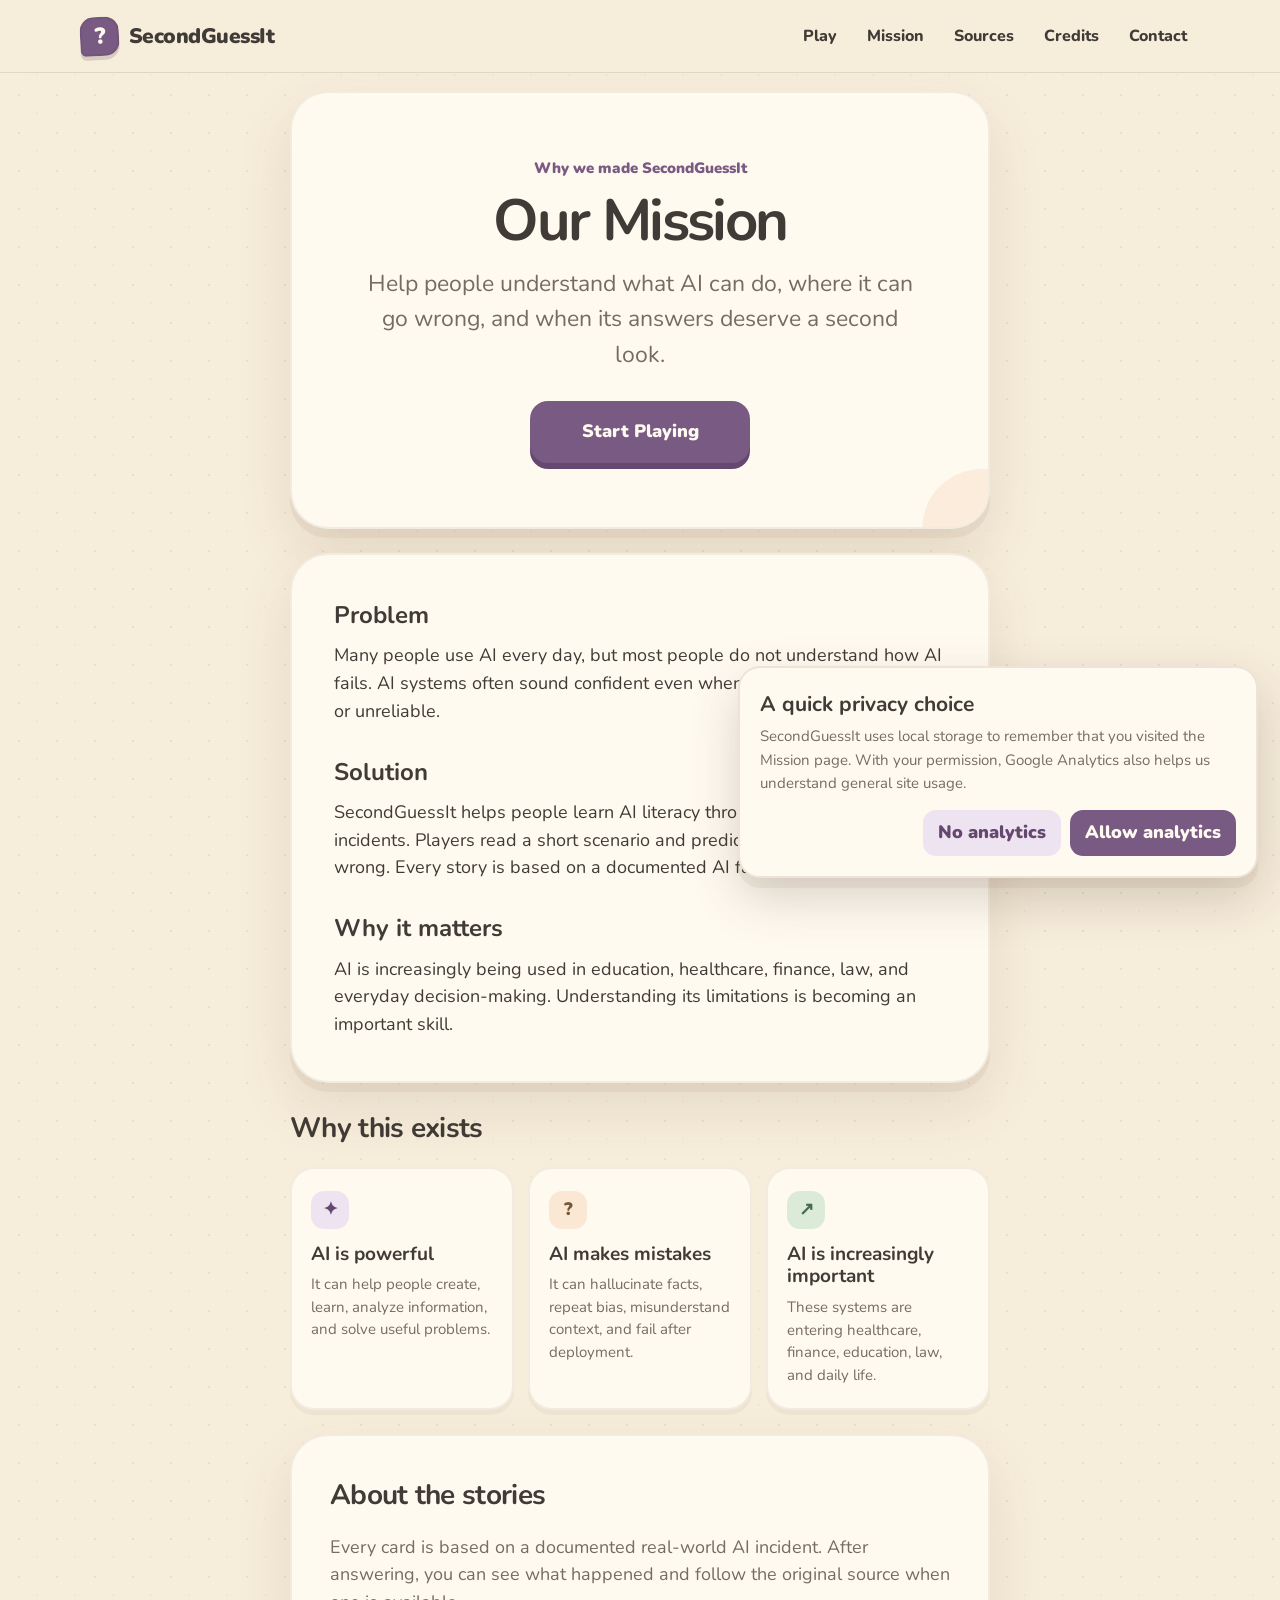
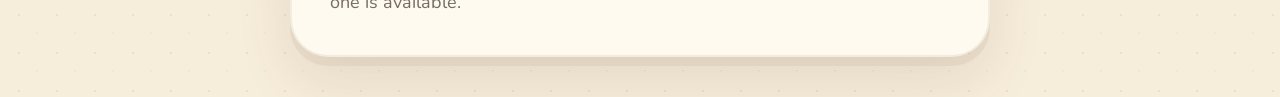
<file: index.html>
<!doctype html>
<html lang="en">
<head>
  <meta charset="utf-8">
  <meta name="viewport" content="width=device-width, initial-scale=1">
  <meta name="description" content="Guess what happened in surprising, real-world AI stories.">
  <meta name="theme-color" content="#f7eddb">
  <title>SecondGuessIt | A game of surprising AI stories</title>
  <link rel="icon" type="image/png" href="logo.png">
  <link rel="stylesheet" href="styles.css">
</head>
<body>
  <header class="site-nav">
    <div class="nav-inner">
      <a class="brand" href="index.html" id="brandLink" aria-label="SecondGuessIt home">
        <span class="brand-mark" aria-hidden="true">?</span>
        <span>SecondGuessIt</span>
      </a>
      <button class="menu-button" type="button" aria-expanded="false" aria-controls="mainNavigation">
        <span class="menu-icon" aria-hidden="true"></span>
        <span>Menu</span>
      </button>
      <nav class="nav-links" id="mainNavigation" aria-label="Main navigation">
        <a href="index.html?play=1">Play</a>
        <button id="missionButton" type="button">Mission</button>
        <a href="methodology.html">Sources</a>
        <a href="credits.html">Credits</a>
        <a href="contact.html">Contact</a>
      </nav>
      <div class="game-status" id="gameStatus" hidden aria-label="Game status">
        <span title="Score"><span aria-hidden="true">★</span> <strong id="score">0</strong></span>
        <span title="Current streak"><span aria-hidden="true">🔥</span> <strong id="streak">0</strong></span>
      </div>
    </div>
  </header>

  <main class="page-shell">
    <section class="mission-page" id="missionScreen" hidden aria-labelledby="missionTitle">
      <div class="mission-hero">
        <p class="welcome">Why we made SecondGuessIt</p>
        <h1 id="missionTitle">Our Mission</h1>
        <p class="mission-intro">Help people understand what AI can do, where it can go wrong, and when its answers deserve a second look.</p>
        <button class="primary-button mission-start-button" id="missionStartButton" type="button" disabled>Shuffling cards…</button>
      </div>

      <article class="mission-copy">
        <h2>Problem</h2>
        <p>Many people use AI every day, but most people do not understand how AI fails. AI systems often sound confident even when they are wrong, biased, or unreliable.</p>
        <h2>Solution</h2>
        <p>SecondGuessIt helps people learn AI literacy through real-world AI incidents. Players read a short scenario and predict what actually went wrong. Every story is based on a documented AI failure.</p>
        <h2>Why it matters</h2>
        <p>AI is increasingly being used in education, healthcare, finance, law, and everyday decision-making. Understanding its limitations is becoming an important skill.</p>
      </article>

      <section class="mission-section" aria-labelledby="whyTitle">
        <h2 id="whyTitle">Why this exists</h2>
        <div class="reason-grid">
          <article class="reason-card">
            <span aria-hidden="true">✦</span>
            <h3>AI is powerful</h3>
            <p>It can help people create, learn, analyze information, and solve useful problems.</p>
          </article>
          <article class="reason-card">
            <span aria-hidden="true">?</span>
            <h3>AI makes mistakes</h3>
            <p>It can hallucinate facts, repeat bias, misunderstand context, and fail after deployment.</p>
          </article>
          <article class="reason-card">
            <span aria-hidden="true">↗</span>
            <h3>AI is increasingly important</h3>
            <p>These systems are entering healthcare, finance, education, law, and daily life.</p>
          </article>
        </div>
      </section>

      <section class="stories-card" aria-labelledby="storiesTitle">
        <h2 id="storiesTitle">About the stories</h2>
        <p>Every card is based on a documented real-world AI incident. After answering, you can see what happened and follow the original source when one is available.</p>
      </section>
    </section>

    <section class="home-card" id="homeScreen" hidden aria-labelledby="homeTitle">
      <div class="hero-doodle" aria-hidden="true">
        <span class="doodle-spark">✦</span>
        <span class="question-tile">?</span>
        <span class="doodle-dot">●</span>
      </div>
      <p class="welcome">A little game about big AI mistakes</p>
      <h1 id="homeTitle">Wait… that actually happened?</h1>
      <p class="hero-copy">Guess how real AI systems went wrong, then uncover the story behind each surprise.</p>
      <button class="primary-button hero-button" id="startButton" type="button" disabled>Shuffling cards…</button>
      <p class="source-note">Real stories · No account · Play at your own pace</p>
    </section>

    <section class="game-view" id="gameScreen" hidden aria-label="AI story card game">
      <article class="game-card" aria-labelledby="cardTitle">
        <section id="questionFace">
          <div class="category-pill" id="category">AI story</div>
          <h2 id="cardTitle" tabindex="-1">Shuffling a card…</h2>
          <p class="setup" id="setup"></p>
          <h3 class="question" id="question">What happened next?</h3>
          <div class="choices" id="choices" role="group" aria-labelledby="question"></div>
        </section>

        <section class="reveal" id="reveal" hidden aria-live="polite" aria-atomic="true">
          <div class="result-badge" id="resultBadge">
            <span class="result-icon" id="resultIcon" aria-hidden="true">✓</span>
            <div>
              <h2 id="resultTitle" tabindex="-1">You got it!</h2>
              <p id="resultMessage">Good catch.</p>
            </div>
          </div>
          <div class="correct-answer">
            <div class="detail-label">Correct answer</div>
            <p id="correctAnswer"></p>
          </div>
          <p class="explanation" id="explanation"></p>
          <div class="incident">
            <div class="detail-label">What really happened</div>
            <p id="originalIncident"></p>
          </div>
          <a class="story-link" id="storyLink" target="_blank" rel="noopener noreferrer">
            Read the full story <span aria-hidden="true">↗</span>
          </a>
          <button class="primary-button next-button" id="nextButton" type="button">
            One more card <span aria-hidden="true">→</span>
          </button>
        </section>
      </article>
    </section>

    <section class="error-card" id="errorScreen" hidden role="alert">
      <div class="error-face" aria-hidden="true">?</div>
      <h1>The cards got a little lost.</h1>
      <p>Please refresh the page and try again.</p>
    </section>
  </main>

  <aside class="consent-banner" id="consentBanner" hidden aria-labelledby="consentTitle">
    <div>
      <h2 id="consentTitle">A quick privacy choice</h2>
      <p>SecondGuessIt uses local storage to remember that you visited the Mission page. With your permission, Google Analytics also helps us understand general site usage.</p>
    </div>
    <div class="consent-actions">
      <button class="consent-secondary" id="declineAnalytics" type="button">No analytics</button>
      <button class="consent-primary" id="acceptAnalytics" type="button">Allow analytics</button>
    </div>
  </aside>
  <script src="site.js"></script>
  <script src="script.js"></script>
</body>
</html>
</file>
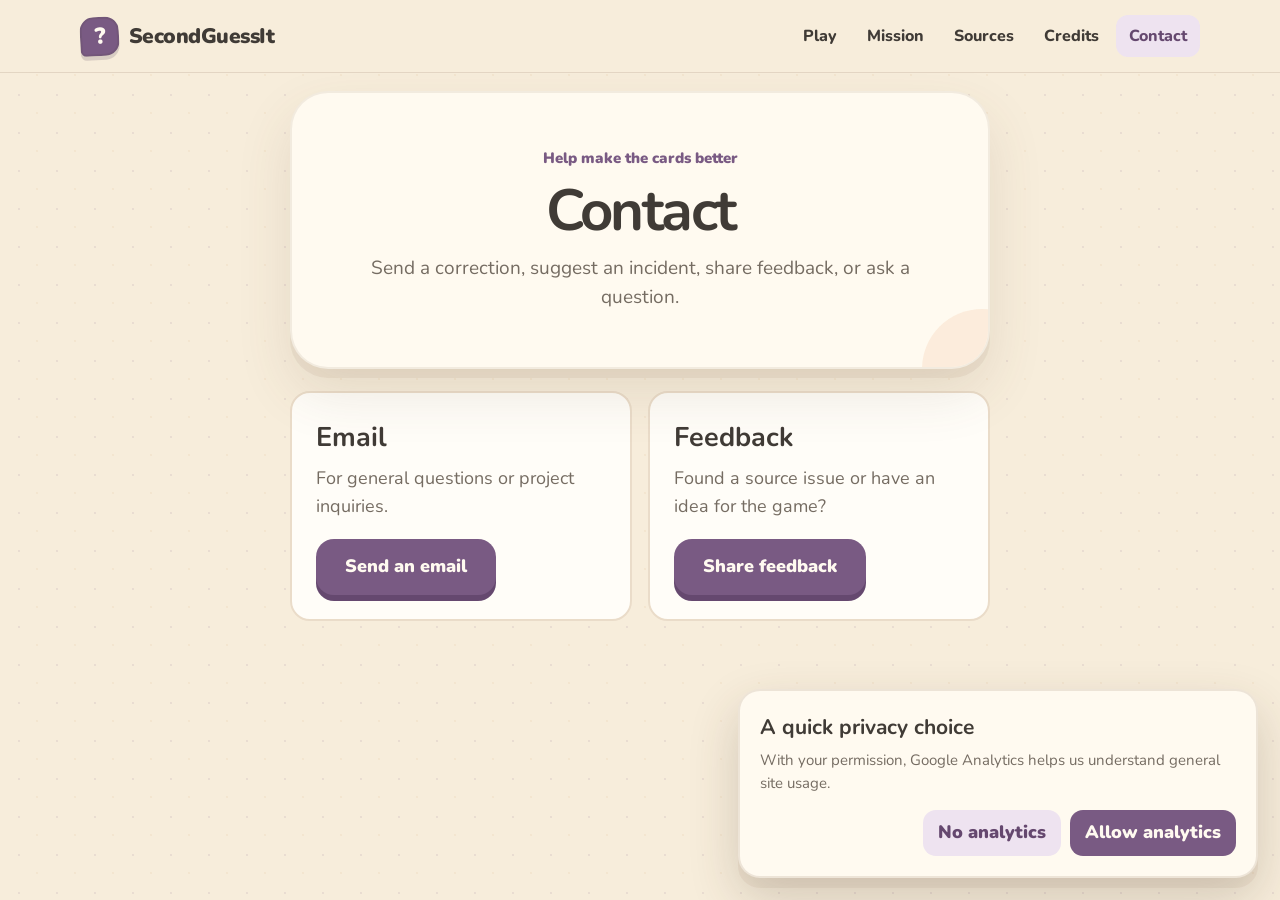
<file: contact.html>
<!doctype html>
<html lang="en">
<head>
  <meta charset="utf-8">
  <meta name="viewport" content="width=device-width, initial-scale=1">
  <meta name="theme-color" content="#f7eddb">
  <title>Contact | SecondGuessIt</title>
  <link rel="icon" type="image/png" href="logo.png">
  <link rel="stylesheet" href="styles.css">
</head>
<body>
  <header class="site-nav">
    <div class="nav-inner">
      <a class="brand" href="index.html" aria-label="SecondGuessIt home"><span class="brand-mark" aria-hidden="true">?</span><span>SecondGuessIt</span></a>
      <button class="menu-button" type="button" aria-expanded="false" aria-controls="mainNavigation"><span class="menu-icon" aria-hidden="true"></span><span>Menu</span></button>
      <nav class="nav-links" id="mainNavigation" aria-label="Main navigation">
        <a href="index.html?play=1">Play</a>
        <a href="index.html#mission">Mission</a>
        <a href="methodology.html">Sources</a>
        <a href="credits.html">Credits</a>
        <a href="contact.html" aria-current="page">Contact</a>
      </nav>
    </div>
  </header>
  <main class="page-shell content-page">
    <section class="page-hero home-card">
      <p class="welcome">Help make the cards better</p>
      <h1>Contact</h1>
      <p>Send a correction, suggest an incident, share feedback, or ask a question.</p>
    </section>
    <section class="contact-options">
      <article class="contact-option">
        <h2>Email</h2>
        <p>For general questions or project inquiries.</p>
        <a class="primary-button" href="mailto:funnydreamland@gmail.com">Send an email</a>
      </article>
      <article class="contact-option">
        <h2>Feedback</h2>
        <p>Found a source issue or have an idea for the game?</p>
        <a class="primary-button" href="mailto:funnydreamland@gmail.com?subject=SecondGuessIt%20feedback">Share feedback</a>
      </article>
    </section>
  </main>
  <aside class="consent-banner" id="consentBanner" hidden aria-labelledby="consentTitle">
    <div><h2 id="consentTitle">A quick privacy choice</h2><p>With your permission, Google Analytics helps us understand general site usage.</p></div>
    <div class="consent-actions"><button class="consent-secondary" id="declineAnalytics" type="button">No analytics</button><button class="consent-primary" id="acceptAnalytics" type="button">Allow analytics</button></div>
  </aside>
  <script src="site.js"></script>
</body>
</html>
</file>
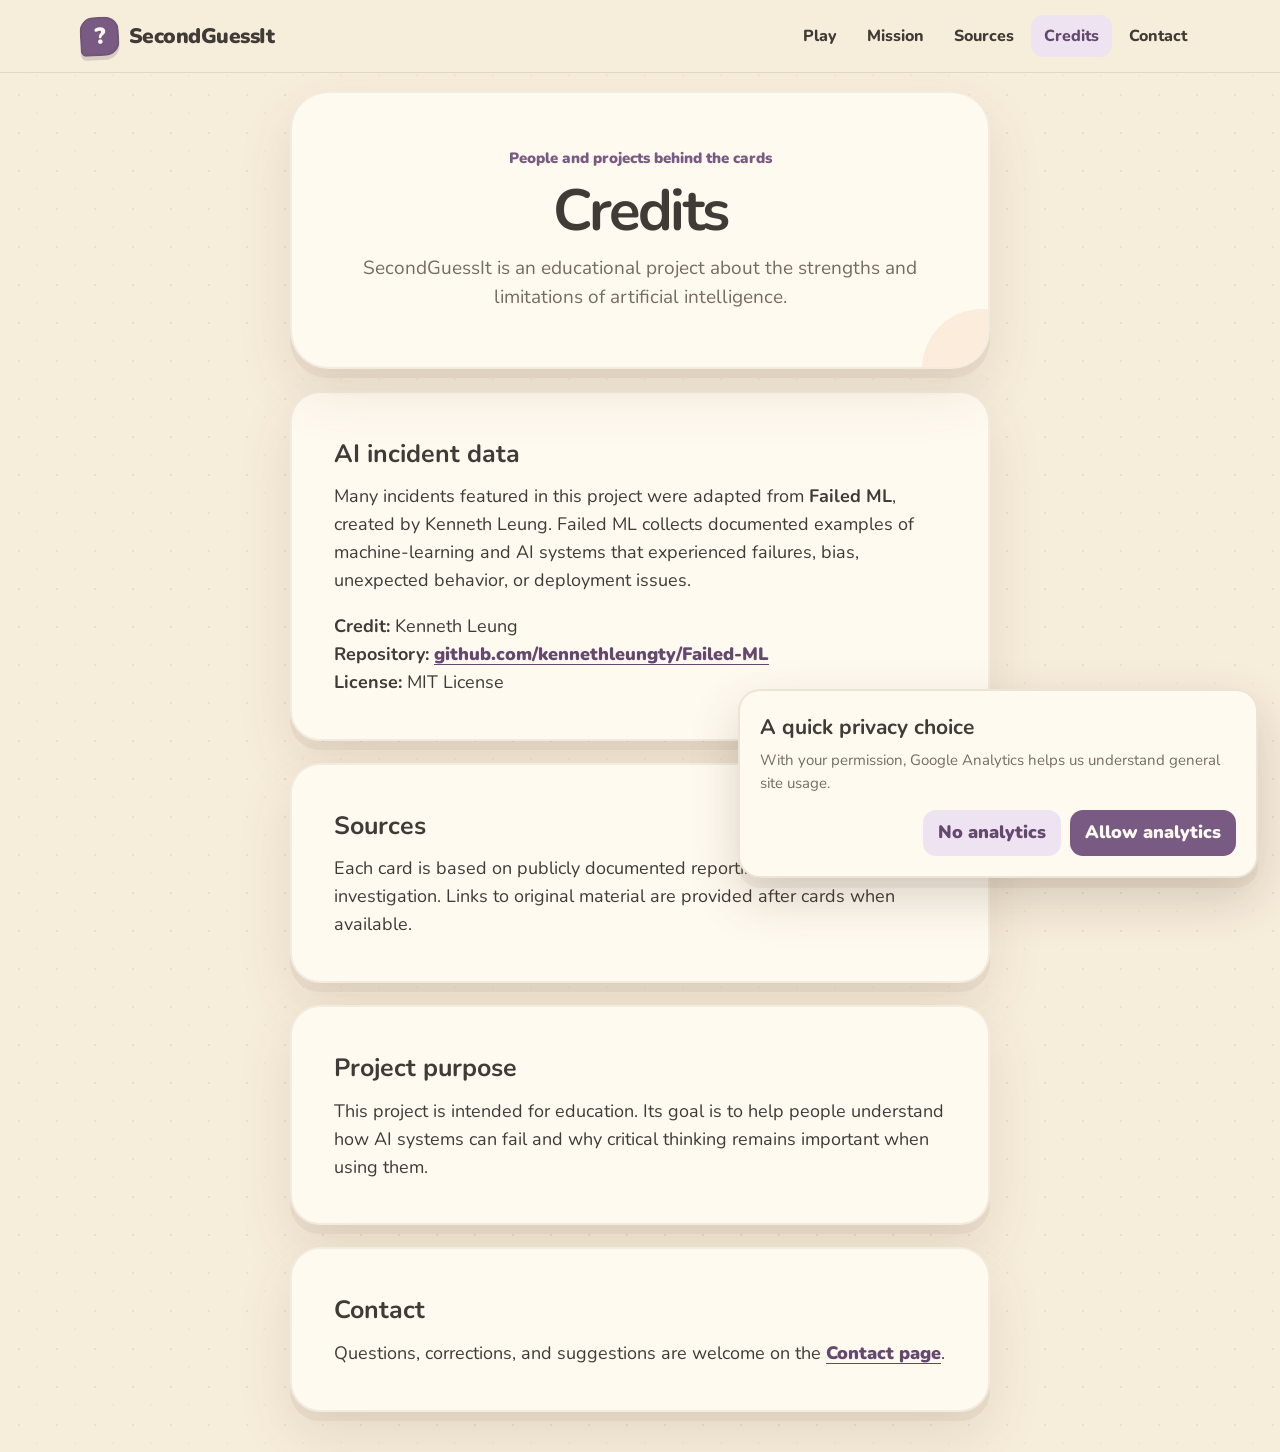
<file: credits.html>
<!doctype html>
<html lang="en">
<head>
  <meta charset="utf-8">
  <meta name="viewport" content="width=device-width, initial-scale=1">
  <meta name="theme-color" content="#f7eddb">
  <title>Credits | SecondGuessIt</title>
  <link rel="icon" type="image/png" href="logo.png">
  <link rel="stylesheet" href="styles.css">
</head>
<body>
  <header class="site-nav">
    <div class="nav-inner">
      <a class="brand" href="index.html" aria-label="SecondGuessIt home"><span class="brand-mark" aria-hidden="true">?</span><span>SecondGuessIt</span></a>
      <button class="menu-button" type="button" aria-expanded="false" aria-controls="mainNavigation"><span class="menu-icon" aria-hidden="true"></span><span>Menu</span></button>
      <nav class="nav-links" id="mainNavigation" aria-label="Main navigation">
        <a href="index.html?play=1">Play</a>
        <a href="index.html#mission">Mission</a>
        <a href="methodology.html">Sources</a>
        <a href="credits.html" aria-current="page">Credits</a>
        <a href="contact.html">Contact</a>
      </nav>
    </div>
  </header>
  <main class="page-shell content-page">
    <section class="page-hero home-card">
      <p class="welcome">People and projects behind the cards</p>
      <h1>Credits</h1>
      <p>SecondGuessIt is an educational project about the strengths and limitations of artificial intelligence.</p>
    </section>
    <article class="content-card">
      <h2>AI incident data</h2>
      <p>Many incidents featured in this project were adapted from <strong>Failed ML</strong>, created by Kenneth Leung. Failed ML collects documented examples of machine-learning and AI systems that experienced failures, bias, unexpected behavior, or deployment issues.</p>
      <p><strong>Credit:</strong> Kenneth Leung<br><strong>Repository:</strong> <a class="story-link" href="https://github.com/kennethleungty/Failed-ML" target="_blank" rel="noopener noreferrer">github.com/kennethleungty/Failed-ML</a><br><strong>License:</strong> MIT License</p>
    </article>
    <article class="content-card">
      <h2>Sources</h2>
      <p>Each card is based on publicly documented reporting, research, or investigation. Links to original material are provided after cards when available.</p>
    </article>
    <article class="content-card">
      <h2>Project purpose</h2>
      <p>This project is intended for education. Its goal is to help people understand how AI systems can fail and why critical thinking remains important when using them.</p>
    </article>
    <article class="content-card">
      <h2>Contact</h2>
      <p>Questions, corrections, and suggestions are welcome on the <a class="story-link" href="contact.html">Contact page</a>.</p>
    </article>
  </main>
  <aside class="consent-banner" id="consentBanner" hidden aria-labelledby="consentTitle">
    <div><h2 id="consentTitle">A quick privacy choice</h2><p>With your permission, Google Analytics helps us understand general site usage.</p></div>
    <div class="consent-actions"><button class="consent-secondary" id="declineAnalytics" type="button">No analytics</button><button class="consent-primary" id="acceptAnalytics" type="button">Allow analytics</button></div>
  </aside>
  <script src="site.js"></script>
</body>
</html>
</file>
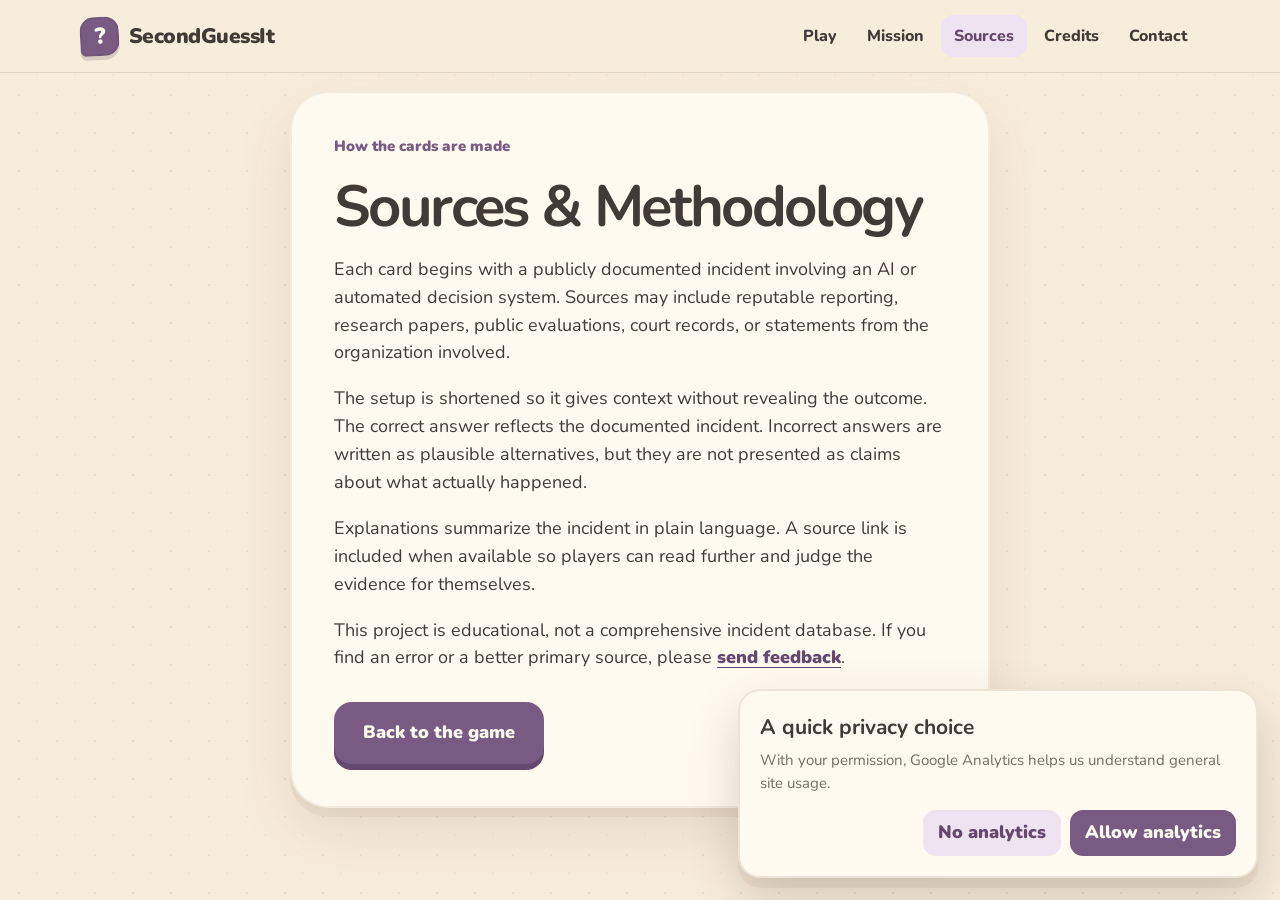
<file: methodology.html>
<!doctype html>
<html lang="en">
<head>
  <meta charset="utf-8">
  <meta name="viewport" content="width=device-width, initial-scale=1">
  <meta name="theme-color" content="#f7eddb">
  <title>Sources &amp; Methodology | SecondGuessIt</title>
  <link rel="icon" type="image/png" href="logo.png">
  <link rel="stylesheet" href="styles.css">
</head>
<body>
  <header class="site-nav">
    <div class="nav-inner">
      <a class="brand" href="index.html" aria-label="SecondGuessIt home"><span class="brand-mark" aria-hidden="true">?</span><span>SecondGuessIt</span></a>
      <button class="menu-button" type="button" aria-expanded="false" aria-controls="mainNavigation"><span class="menu-icon" aria-hidden="true"></span><span>Menu</span></button>
      <nav class="nav-links" id="mainNavigation" aria-label="Main navigation">
        <a href="index.html?play=1">Play</a>
        <a href="index.html#mission">Mission</a>
        <a href="methodology.html" aria-current="page">Sources</a>
        <a href="credits.html">Credits</a>
        <a href="contact.html">Contact</a>
      </nav>
    </div>
  </header>
  <main class="page-shell">
    <article class="mission-copy methodology-card">
      <p class="welcome">How the cards are made</p>
      <h1>Sources &amp; Methodology</h1>
      <p>Each card begins with a publicly documented incident involving an AI or automated decision system. Sources may include reputable reporting, research papers, public evaluations, court records, or statements from the organization involved.</p>
      <p>The setup is shortened so it gives context without revealing the outcome. The correct answer reflects the documented incident. Incorrect answers are written as plausible alternatives, but they are not presented as claims about what actually happened.</p>
      <p>Explanations summarize the incident in plain language. A source link is included when available so players can read further and judge the evidence for themselves.</p>
      <p>This project is educational, not a comprehensive incident database. If you find an error or a better primary source, please <a class="story-link" href="mailto:funnydreamland@gmail.com?subject=SecondGuessIt%20source%20feedback">send feedback</a>.</p>
      <a class="primary-button methodology-back" href="index.html">Back to the game</a>
    </article>
  </main>
  <aside class="consent-banner" id="consentBanner" hidden aria-labelledby="consentTitle">
    <div><h2 id="consentTitle">A quick privacy choice</h2><p>With your permission, Google Analytics helps us understand general site usage.</p></div>
    <div class="consent-actions"><button class="consent-secondary" id="declineAnalytics" type="button">No analytics</button><button class="consent-primary" id="acceptAnalytics" type="button">Allow analytics</button></div>
  </aside>
  <script src="site.js"></script>
</body>
</html>
</file>
<file: styles.css>
@import url("https://fonts.googleapis.com/css2?family=Nunito:wght@500;600;700;800;900&display=swap");

:root {
  --background: #f7eddb;
  --paper: #fffaf0;
  --ink: #403b36;
  --muted: #756c62;
  --plum: #795a83;
  --plum-dark: #65486f;
  --plum-soft: #eee3f0;
  --peach-soft: #fbe8d4;
  --green-soft: #dcebd7;
  --red-soft: #f2d8d2;
  --yellow-soft: #f7ebbd;
  --line: #eadcc9;
  --shadow: 0 9px 0 rgba(125, 96, 69, .08), 0 24px 55px rgba(96, 73, 50, .12);
}

* { box-sizing: border-box; }
html { min-width: 320px; }

body {
  min-height: 100vh;
  margin: 0;
  display: flex;
  flex-direction: column;
  color: var(--ink);
  background-color: var(--background);
  background-image:
    radial-gradient(circle, rgba(121, 90, 131, .11) 1.5px, transparent 1.5px),
    radial-gradient(circle, rgba(205, 149, 99, .09) 1px, transparent 1px);
  background-position: 0 0, 18px 18px;
  background-size: 38px 38px;
  font-family: "Nunito", "Trebuchet MS", ui-rounded, sans-serif;
  font-size: 18px;
  line-height: 1.55;
}

button, a { font: inherit; }
button { border: 0; }
[hidden] { display: none !important; }

button:focus-visible, a:focus-visible {
  outline: 4px solid rgba(121, 90, 131, .28);
  outline-offset: 4px;
}

.site-nav {
  position: sticky;
  z-index: 20;
  top: 0;
  width: 100%;
  border-bottom: 1px solid rgba(125, 96, 69, .16);
  background: rgba(247, 237, 219, .94);
  backdrop-filter: blur(12px);
}

.nav-inner {
  width: min(1120px, calc(100% - 36px));
  min-height: 72px;
  margin: 0 auto;
  display: flex;
  align-items: center;
  gap: 24px;
}

.brand {
  display: inline-flex;
  align-items: center;
  gap: 10px;
  color: var(--ink);
  font-size: 21px;
  font-weight: 900;
  letter-spacing: -.025em;
  text-decoration: none;
}

.brand-mark {
  width: 39px;
  height: 39px;
  display: grid;
  place-items: center;
  border: 2px solid rgba(64, 59, 54, .12);
  border-radius: 14px 14px 14px 6px;
  background: var(--plum);
  color: var(--paper);
  box-shadow: 0 4px 0 rgba(79, 55, 85, .18);
  font-size: 23px;
  transform: rotate(-3deg);
}

.nav-links {
  margin-left: auto;
  display: flex;
  align-items: center;
  gap: 4px;
}

.nav-links a,
.nav-links button {
  min-height: 42px;
  padding: 9px 13px;
  border-radius: 12px;
  background: transparent;
  color: var(--ink);
  cursor: pointer;
  font-size: 16px;
  font-weight: 800;
  text-decoration: none;
}

.nav-links a:hover,
.nav-links button:hover {
  background: var(--plum-soft);
  color: var(--plum-dark);
}

.nav-links [aria-current="page"] {
  background: var(--plum-soft);
  color: var(--plum-dark);
}

.menu-button {
  display: none;
  align-items: center;
  gap: 8px;
  margin-left: auto;
  padding: 9px 12px;
  border-radius: 12px;
  background: rgba(255, 250, 240, .78);
  color: var(--ink);
  cursor: pointer;
  font-weight: 900;
}

.menu-icon,
.menu-icon::before,
.menu-icon::after {
  width: 20px;
  height: 2px;
  display: block;
  border-radius: 999px;
  background: currentColor;
}

.menu-icon {
  position: relative;
}

.menu-icon::before,
.menu-icon::after {
  content: "";
  position: absolute;
  left: 0;
}

.menu-icon::before { top: -6px; }
.menu-icon::after { top: 6px; }

.game-status {
  display: flex;
  gap: 8px;
}

.game-status > span {
  min-width: 68px;
  min-height: 42px;
  padding: 8px 13px;
  display: inline-flex;
  align-items: center;
  justify-content: center;
  gap: 6px;
  border: 2px solid rgba(121, 90, 131, .12);
  border-radius: 999px;
  background: rgba(255, 250, 240, .78);
  box-shadow: 0 3px 0 rgba(96, 73, 50, .07);
  font-size: 16px;
}

.page-shell {
  width: min(700px, calc(100% - 28px));
  margin: 0 auto;
  padding: 18px 0 40px;
}

.home-card, .game-card, .error-card, .mission-hero, .mission-copy, .stories-card {
  position: relative;
  overflow: hidden;
  border: 2px solid rgba(125, 96, 69, .1);
  border-radius: 38px;
  background: var(--paper);
  box-shadow: var(--shadow);
}

.home-card::after, .game-card::after, .mission-hero::after {
  content: "";
  position: absolute;
  width: 120px;
  height: 120px;
  right: -54px;
  bottom: -62px;
  border-radius: 50%;
  background: var(--peach-soft);
  opacity: .72;
}

.home-card > *, .game-card > *, .mission-hero > * { position: relative; z-index: 1; }
.home-card { padding: clamp(42px, 8vw, 76px); text-align: center; }

.mission-page {
  display: grid;
  gap: 24px;
}

.mission-hero {
  padding: clamp(38px, 7vw, 64px);
  text-align: center;
}

.mission-hero h1 {
  margin-bottom: 14px;
}

.mission-intro {
  max-width: 590px;
  margin: 0 auto 28px;
  color: var(--muted);
  font-size: clamp(19px, 2.8vw, 23px);
}

.mission-start-button {
  min-width: 220px;
}

.mission-copy {
  padding: clamp(28px, 5vw, 42px);
  font-size: 18px;
}

.mission-copy p {
  margin-bottom: 18px;
}

.mission-copy p:last-child {
  margin-bottom: 0;
}

.mission-copy h2 {
  margin: 28px 0 8px;
  font-size: 24px;
}

.mission-copy h2:first-of-type {
  margin-top: 0;
}

.mission-section h2,
.stories-card h2 {
  margin-bottom: 16px;
  font-size: 28px;
  letter-spacing: -.025em;
}

.reason-grid {
  display: grid;
  grid-template-columns: repeat(3, 1fr);
  gap: 14px;
}

.reason-card {
  padding: 22px 19px;
  border: 2px solid rgba(125, 96, 69, .1);
  border-radius: 24px;
  background: var(--paper);
  box-shadow: 0 5px 0 rgba(125, 96, 69, .07);
}

.reason-card > span {
  width: 38px;
  height: 38px;
  margin-bottom: 14px;
  display: grid;
  place-items: center;
  border-radius: 13px;
  background: var(--plum-soft);
  color: var(--plum-dark);
  font-weight: 900;
}

.reason-card:nth-child(2) > span { background: var(--peach-soft); color: #765837; }
.reason-card:nth-child(3) > span { background: var(--green-soft); color: #466c50; }
.reason-card h3 { margin-bottom: 8px; font-size: 19px; line-height: 1.2; }
.reason-card p { margin: 0; color: var(--muted); font-size: 15px; line-height: 1.5; }

.stories-card {
  padding: clamp(26px, 5vw, 38px);
}

.stories-card p {
  margin: 0;
  color: var(--muted);
}

.methodology-card h1 {
  margin-left: 0;
}

.methodology-back {
  margin-top: 12px;
  display: inline-flex;
  align-items: center;
  text-decoration: none;
}

.content-page {
  display: grid;
  gap: 22px;
}

.page-hero {
  padding: clamp(34px, 6vw, 54px);
  text-align: center;
}

.page-hero h1 {
  margin-bottom: 12px;
}

.page-hero p:last-child {
  max-width: 590px;
  margin: 0 auto;
  color: var(--muted);
  font-size: 19px;
}

.content-card {
  padding: clamp(27px, 5vw, 42px);
  border: 2px solid rgba(125, 96, 69, .1);
  border-radius: 30px;
  background: var(--paper);
  box-shadow: var(--shadow);
}

.content-card h2 {
  margin-bottom: 10px;
  font-size: 25px;
}

.content-card p:last-child {
  margin-bottom: 0;
}

.plain-list {
  margin: 8px 0 0;
  padding-left: 23px;
}

.plain-list li {
  margin-bottom: 8px;
}

.contact-options {
  display: grid;
  grid-template-columns: repeat(2, 1fr);
  gap: 16px;
}

.contact-option {
  padding: 24px;
  border: 2px solid var(--line);
  border-radius: 20px;
  background: #fffdf8;
}

.contact-option h2 {
  margin-bottom: 7px;
}

.contact-option p {
  color: var(--muted);
}

.contact-option .primary-button {
  min-height: 54px;
  display: inline-flex;
  align-items: center;
  text-decoration: none;
}

.hero-doodle {
  height: 105px;
  margin-bottom: 12px;
  display: flex;
  align-items: center;
  justify-content: center;
  gap: 14px;
}

.question-tile {
  width: 86px;
  height: 86px;
  display: grid;
  place-items: center;
  border: 3px solid rgba(64, 59, 54, .1);
  border-radius: 29px 29px 29px 10px;
  background: var(--plum);
  color: var(--paper);
  box-shadow: 0 7px 0 rgba(91, 61, 98, .18);
  font-size: 53px;
  font-weight: 900;
  line-height: 1;
  transform: rotate(-3deg);
}

.doodle-spark { align-self: flex-start; color: #d09b62; font-size: 29px; transform: rotate(-8deg); }
.doodle-dot { align-self: flex-end; color: #94b48a; font-size: 18px; }
.welcome { margin: 0 0 10px; color: var(--plum); font-size: 15px; font-weight: 900; }
h1, h2, h3, p { margin-top: 0; }

h1 {
  max-width: 610px;
  margin: 0 auto 18px;
  font-size: clamp(38px, 7vw, 58px);
  line-height: 1.06;
  letter-spacing: -.045em;
}

.hero-copy {
  max-width: 560px;
  margin: 0 auto 30px;
  color: var(--muted);
  font-size: clamp(18px, 2.6vw, 21px);
}

.primary-button {
  min-height: 62px;
  padding: 14px 29px;
  border-radius: 18px;
  background: var(--plum);
  color: var(--paper);
  box-shadow: 0 6px 0 var(--plum-dark);
  cursor: pointer;
  font-weight: 900;
  transition: transform 140ms ease, box-shadow 140ms ease, background 140ms ease;
}

.primary-button:hover { background: #82628c; box-shadow: 0 8px 0 var(--plum-dark); transform: translateY(-2px); }
.primary-button:active { box-shadow: 0 2px 0 var(--plum-dark); transform: translateY(4px); }
.primary-button:disabled { background: #a99daa; box-shadow: 0 4px 0 #887d89; cursor: wait; transform: none; }
.hero-button { width: min(100%, 280px); font-size: 19px; }
.source-note { margin: 26px 0 0; color: #8c8177; font-size: 14px; font-weight: 700; }
.game-card { padding: clamp(26px, 4vw, 38px); }

.category-pill {
  display: inline-flex;
  min-height: 32px;
  margin-bottom: 12px;
  padding: 5px 13px;
  align-items: center;
  border-radius: 999px;
  background: var(--plum-soft);
  color: var(--plum-dark);
  font-size: 13px;
  font-weight: 900;
}

.game-card h2 {
  margin-bottom: 8px;
  font-size: clamp(28px, 4.2vw, 36px);
  line-height: 1.12;
  letter-spacing: -.035em;
}

.setup { margin-bottom: 20px; color: var(--muted); font-size: 17px; }
.question { margin-bottom: 12px; font-size: 19px; letter-spacing: -.015em; }
.choices { display: grid; gap: 10px; }

.choice-button {
  width: 100%;
  min-height: 58px;
  padding: 11px 14px;
  display: grid;
  grid-template-columns: 34px 1fr 22px;
  align-items: center;
  gap: 11px;
  border: 2px solid var(--line);
  border-radius: 16px;
  background: #fffdf8;
  color: var(--ink);
  box-shadow: 0 4px 0 #e8d9c6;
  cursor: pointer;
  text-align: left;
  font-weight: 700;
  font-size: 16px;
  line-height: 1.3;
  transition: transform 130ms ease, box-shadow 130ms ease, border-color 130ms ease, background 130ms ease;
}

.choice-button:hover:not(:disabled) {
  border-color: #c7abc9;
  background: #fdf7fd;
  box-shadow: 0 6px 0 #dfcfdf;
  transform: translateY(-2px) rotate(-.15deg);
}

.choice-button:active:not(:disabled) { box-shadow: 0 1px 0 #dfcfdf; transform: translateY(3px); }
.choice-button:disabled { cursor: default; }

.choice-letter {
  width: 32px;
  height: 32px;
  display: grid;
  place-items: center;
  border-radius: 12px;
  background: var(--peach-soft);
  color: #765837;
  font-size: 14px;
  font-weight: 900;
}

.choice-state { font-size: 21px; font-weight: 900; text-align: center; }
.choice-button.correct { border-color: #aac7a2; background: var(--green-soft); box-shadow: 0 4px 0 #b6cfaf; color: #36563e; }
.choice-button.correct .choice-letter { background: #bcd4b5; color: #36563e; }
.choice-button.wrong { border-color: #d9aaa3; background: var(--red-soft); box-shadow: 0 4px 0 #dfbcb5; color: #70433f; }
.choice-button.wrong .choice-letter { background: #dfb8b0; color: #70433f; }
.choice-button.dimmed { opacity: .5; }
.reveal { animation: reveal-in 300ms ease both; }

.result-badge {
  margin-bottom: 25px;
  padding: 18px 20px;
  display: flex;
  align-items: center;
  gap: 15px;
  border-radius: 20px;
  background: var(--green-soft);
  color: #36563e;
}

.result-badge.wrong { background: var(--red-soft); color: #70433f; }

.result-icon {
  width: 48px;
  height: 48px;
  flex: 0 0 auto;
  display: grid;
  place-items: center;
  border: 2px solid currentColor;
  border-radius: 50%;
  font-size: 27px;
  font-weight: 900;
}

.result-badge h2 { margin: 0; font-size: 29px; }
.result-badge p { margin: 1px 0 0; opacity: .82; font-size: 16px; font-weight: 700; }
.correct-answer {
  margin-bottom: 20px;
  padding: 16px 19px;
  border: 2px solid #aac7a2;
  border-radius: 18px;
  background: var(--green-soft);
}

.correct-answer p {
  margin: 0;
  color: #36563e;
  font-size: 19px;
  font-weight: 900;
}

.correct-answer .detail-label { color: #466c50; }
.explanation { margin-bottom: 26px; font-size: 18px; font-weight: 700; }

.detail-label {
  margin-bottom: 6px;
  color: #755f25;
  font-size: 13px;
  font-weight: 900;
  letter-spacing: .035em;
  text-transform: uppercase;
}

.incident {
  margin-bottom: 20px;
  padding: 20px 21px;
  border: 2px solid var(--line);
  border-radius: 18px;
  background: #fffdf8;
}

.incident .detail-label {
  color: var(--plum-dark);
  font-size: 14px;
}

.incident p {
  margin: 0;
  color: var(--ink);
  font-size: 20px;
  font-weight: 800;
  line-height: 1.45;
}

.story-link {
  display: inline-flex;
  align-items: center;
  gap: 7px;
  color: var(--plum-dark);
  font-weight: 900;
  text-underline-offset: 4px;
}

.next-button { width: 100%; margin-top: 30px; }
.error-card { padding: 52px 30px; text-align: center; }
.error-card h1 { font-size: 34px; }

.error-face {
  width: 66px;
  height: 66px;
  margin: 0 auto 20px;
  display: grid;
  place-items: center;
  border-radius: 22px 22px 22px 8px;
  background: var(--plum-soft);
  color: var(--plum);
  font-size: 38px;
  font-weight: 900;
}

.consent-banner {
  position: fixed;
  z-index: 50;
  right: 22px;
  bottom: 22px;
  width: min(520px, calc(100% - 44px));
  padding: 20px;
  border: 2px solid rgba(125, 96, 69, .14);
  border-radius: 22px;
  background: var(--paper);
  box-shadow: 0 10px 0 rgba(125, 96, 69, .08), 0 20px 50px rgba(70, 50, 35, .2);
}

.consent-banner h2 {
  margin-bottom: 5px;
  font-size: 21px;
}

.consent-banner p {
  margin-bottom: 15px;
  color: var(--muted);
  font-size: 15px;
}

.consent-actions {
  display: flex;
  justify-content: flex-end;
  gap: 9px;
}

.consent-actions button {
  min-height: 44px;
  padding: 9px 15px;
  border-radius: 13px;
  cursor: pointer;
  font-weight: 900;
}

.consent-primary {
  background: var(--plum);
  color: var(--paper);
}

.consent-secondary {
  background: var(--plum-soft);
  color: var(--plum-dark);
}

@keyframes reveal-in {
  from { opacity: 0; transform: translateY(10px) scale(.99); }
  to { opacity: 1; transform: translateY(0) scale(1); }
}

@media (max-width: 620px) {
  body { font-size: 17px; }
  .nav-inner { width: calc(100% - 24px); min-height: 68px; }
  .brand { font-size: 18px; }
  .brand-mark { width: 36px; height: 36px; }
  .menu-button { display: inline-flex; }
  .nav-links {
    position: absolute;
    top: calc(100% + 1px);
    right: 0;
    left: 0;
    margin: 0;
    padding: 10px 12px 14px;
    display: none;
    flex-direction: column;
    align-items: stretch;
    border-bottom: 1px solid rgba(125, 96, 69, .16);
    background: var(--background);
    box-shadow: 0 12px 24px rgba(96, 73, 50, .1);
  }
  .nav-links.open { display: flex; }
  .nav-links a, .nav-links button { width: 100%; text-align: left; }
  .game-status > span { min-width: 55px; padding: 7px 9px; }
  .game-status { gap: 5px; }
  .page-shell { width: min(100% - 18px, 700px); padding: 12px 0 30px; }
  .home-card, .game-card, .error-card { border-radius: 28px; }
  .mission-hero, .mission-copy, .stories-card { border-radius: 28px; }
  .home-card { padding: 35px 22px 38px; }
  .hero-doodle { height: 90px; }
  .question-tile { width: 74px; height: 74px; font-size: 46px; }
  .game-card { padding: 24px 18px 28px; }
  .setup { font-size: 17px; }
  .choice-button { min-height: 60px; padding: 11px 12px; grid-template-columns: 32px 1fr 20px; gap: 9px; font-size: 15px; }
  .choice-letter { width: 33px; height: 33px; }
  .result-badge { align-items: flex-start; padding: 16px; }
  .reason-grid { grid-template-columns: 1fr; }
  .reason-card { padding: 19px; }
  .contact-options { grid-template-columns: 1fr; }
  .consent-banner { right: 9px; bottom: 9px; width: calc(100% - 18px); }
  .consent-actions { flex-direction: column-reverse; }
  .consent-actions button { width: 100%; }
}

@media (max-width: 460px) {
  .game-status > span { min-width: 48px; padding: 7px; }
  .nav-inner:has(.game-status:not([hidden])) .brand > span:last-child { display: none; }
}

@media (prefers-reduced-motion: reduce) {
  *, *::before, *::after { scroll-behavior: auto !important; animation: none !important; transition: none !important; }
}
</file>
